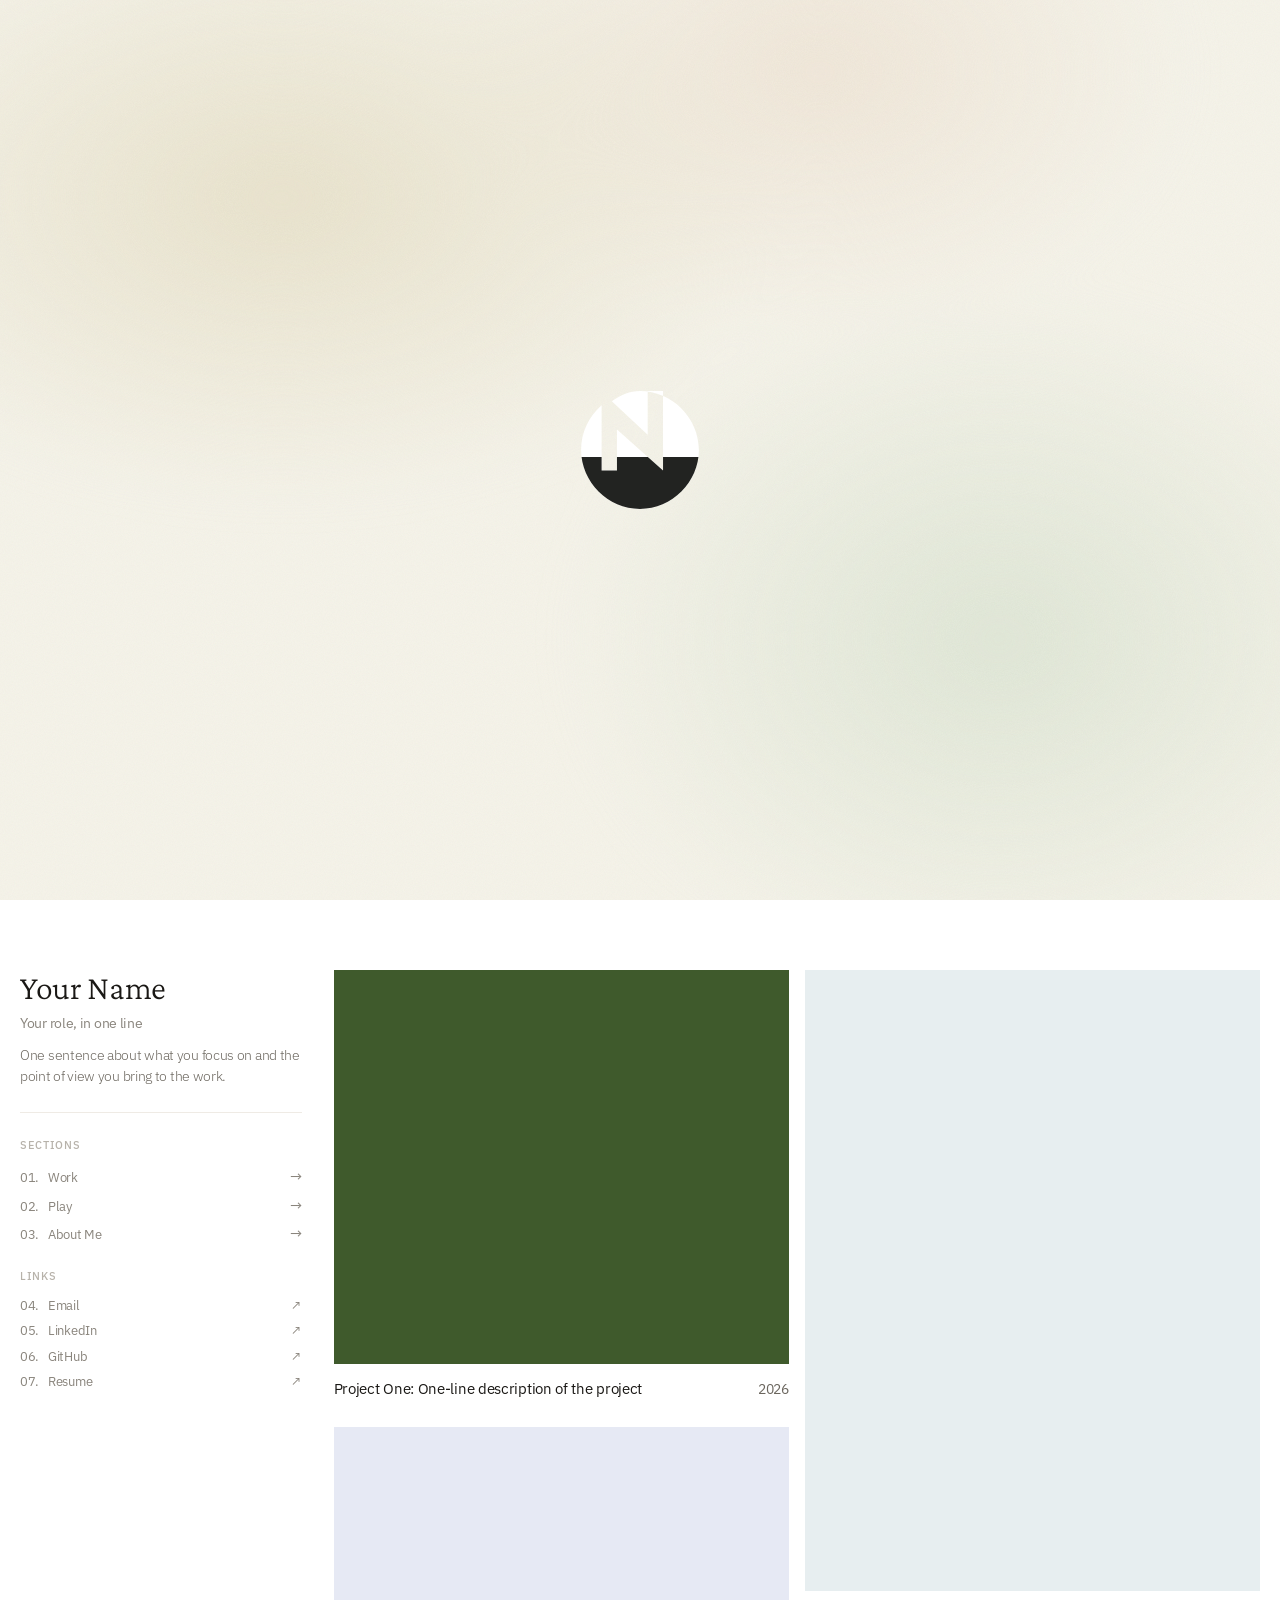
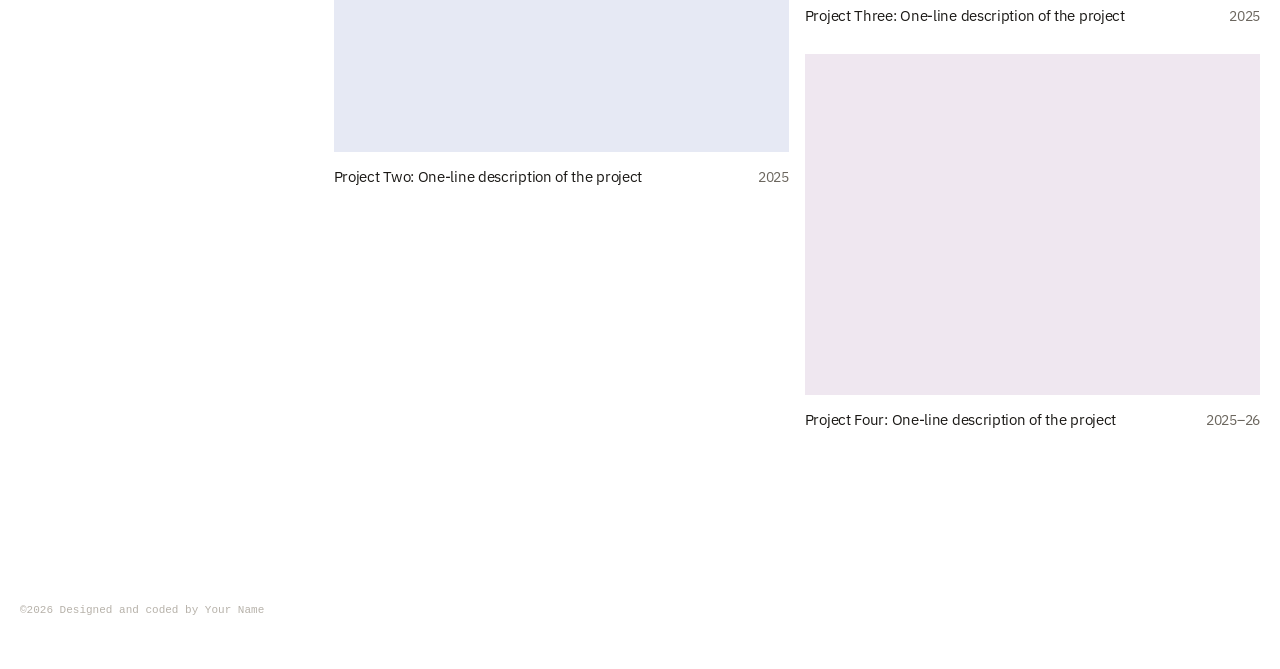
<file: index.html>
<!doctype html>
<html lang="en">
<head>
  <meta charset="utf-8" />
  <meta name="viewport" content="width=device-width, initial-scale=1" />
  <title>Your Name — Portfolio</title>
  <meta name="description" content="Portfolio of Your Name: selected work, play and contact." />
  <link rel="icon" href="assets/mark.svg" type="image/svg+xml" />

  <link rel="preconnect" href="https://fonts.googleapis.com" />
  <link rel="preconnect" href="https://fonts.gstatic.com" crossorigin />
  <link
    href="https://fonts.googleapis.com/css2?family=Crimson+Pro:ital,wght@0,300;0,400;1,300&family=IBM+Plex+Sans:wght@300;400;500&display=swap"
    rel="stylesheet"
  />
  <link rel="stylesheet" href="assets/style.css" />
  <script>
    // Skip the intro for visitors who saw it in the last 24h (add ?intro to see it again).
    try {
      var seen = Number(localStorage.getItem("introSeenAt"));
      if (!/[?&]intro\b/.test(location.search) && seen && Date.now() - seen < 864e5) {
        document.documentElement.classList.add("no-intro");
      }
    } catch (e) {}
  </script>
</head>
<body class="in-intro">
  <!-- Intro: one full screen; the monogram fills with ink, then the page scrolls to the work. -->
  <section class="intro" id="intro" aria-label="Intro">
    <div class="intro__stage">
      <div class="intro__wash" aria-hidden="true"></div>
      <a class="intro__mark" href="#work" aria-label="Your Name, see the work">
        <span class="intro__mark-base"></span>
        <span class="intro__mark-ink"></span>
      </a>
    </div>
  </section>

  <!-- Fixed top bar: monogram (left), local time (right) -->
  <header class="topbar">
    <div class="topbar__inner">
      <a class="logo" href="#" aria-label="Back to top"><img src="assets/mark.svg" alt="" /></a>
      <p class="clock" id="clock" aria-label="Local time"></p>
    </div>
  </header>

  <div class="page">
    <aside class="sidebar">
      <div class="brand">
        <h1>Your Name</h1>
        <p class="role">Your role, in one line</p>
        <p class="pov">One sentence about what you focus on and the point of view you bring to the work.</p>
      </div>

      <hr class="rule" />

      <nav aria-label="Sections">
        <div class="nav-group">
          <p class="nav-label">Sections</p>
          <ul class="nav-list">
            <li><a href="#work"><span class="num">01.</span><span>Work</span><span class="arr" aria-hidden="true">&rarr;</span></a></li>
            <li><a href="play.html"><span class="num">02.</span><span>Play</span><span class="arr" aria-hidden="true">&rarr;</span></a></li>
            <li><a href="about.html"><span class="num">03.</span><span>About Me</span><span class="arr" aria-hidden="true">&rarr;</span></a></li>
          </ul>
        </div>
        <div class="nav-group">
          <p class="nav-label">Links</p>
          <ul class="nav-list">
            <li><a href="mailto:you@example.com" class="js-copy-email" data-email="you@example.com"><span class="num">04.</span><span class="label">Email</span><span class="arr ext" aria-hidden="true">&nearr;</span></a></li>
            <li><a href="https://www.linkedin.com/" target="_blank" rel="noopener"><span class="num">05.</span><span>LinkedIn</span><span class="arr ext" aria-hidden="true">&nearr;</span></a></li>
            <li><a href="https://github.com/merfos" target="_blank" rel="noopener"><span class="num">06.</span><span>GitHub</span><span class="arr ext" aria-hidden="true">&nearr;</span></a></li>
            <li><a href="#" target="_blank" rel="noopener"><span class="num">07.</span><span>Resume</span><span class="arr ext" aria-hidden="true">&nearr;</span></a></li>
          </ul>
        </div>
      </nav>
    </aside>

    <main class="content">
      <section class="work" id="work" aria-label="Work">
        <div class="col" data-col="left"></div>
        <div class="col" data-col="right"></div>
      </section>
    </main>

    <footer class="page-footer">&copy;<span id="year"></span> Designed and coded by Your Name</footer>
  </div>

  <script>
    /* Project cards: edit this list to change the Work grid.
       media: { type: "image", src: "images/x.jpg" } or { type: "video", src: "x.mp4", poster: "x.jpg" };
       leave it null to show a solid tile in the `ph` colour.
       `ratio` is the thumbnail's width / height. `col` is "left" or "right". */
    const PROJECTS = [
      { title: "Project One",   desc: "One-line description of the project", date: "2026",    tags: ["Highlight"],             href: "#", col: "left",  ratio: "2317 / 2006", ph: "#3f5a2c", media: null },
      { title: "Project Two",   desc: "One-line description of the project", date: "2025",    tags: ["Category", "Category"],  href: "#", col: "left",  ratio: "813 / 580",   ph: "#e6e9f4", media: null },
      { title: "Project Three", desc: "One-line description of the project", date: "2025",    tags: ["Category"],              href: "#", col: "right", ratio: "889 / 1213",  ph: "#e7eef0", media: null },
      { title: "Project Four",  desc: "One-line description of the project", date: "2025–26", tags: ["Category", "Category"],  href: "#", col: "right", ratio: "813 / 610",   ph: "#efe7f0", media: null },
    ];
  </script>
  <script src="assets/main.js"></script>
</body>
</html>
</file>
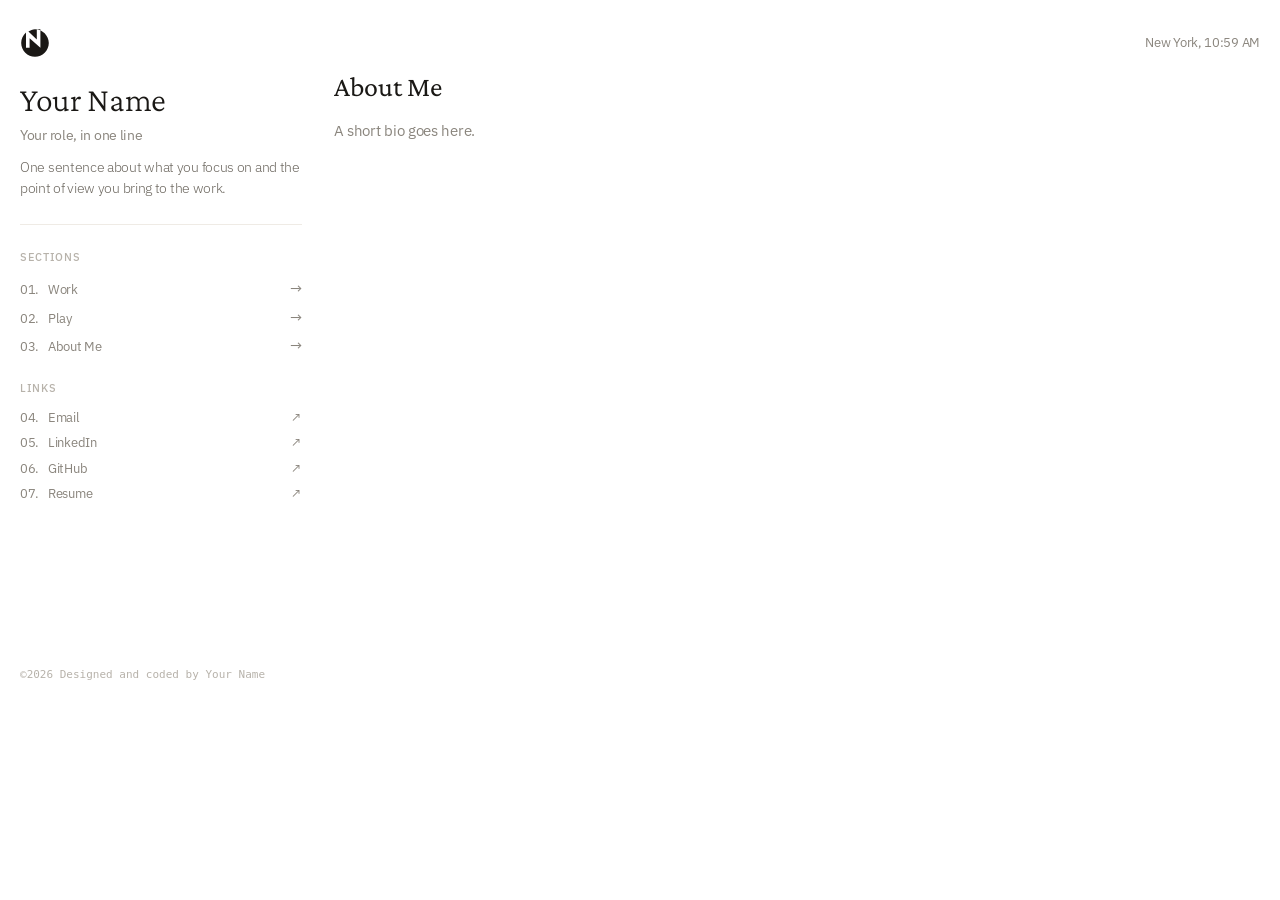
<file: about.html>
<!doctype html>
<html lang="en">
<head>
  <meta charset="utf-8" />
  <meta name="viewport" content="width=device-width, initial-scale=1" />
  <title>About Me — Your Name</title>
  <meta name="description" content="Portfolio of Your Name: selected work, play and contact." />
  <link rel="icon" href="assets/mark.svg" type="image/svg+xml" />

  <link rel="preconnect" href="https://fonts.googleapis.com" />
  <link rel="preconnect" href="https://fonts.gstatic.com" crossorigin />
  <link
    href="https://fonts.googleapis.com/css2?family=Crimson+Pro:ital,wght@0,300;0,400;1,300&family=IBM+Plex+Sans:wght@300;400;500&display=swap"
    rel="stylesheet"
  />
  <link rel="stylesheet" href="assets/style.css" />
</head>
<body>

  <!-- Fixed top bar: monogram (left), local time (right) -->
  <header class="topbar">
    <div class="topbar__inner">
      <a class="logo" href="index.html" aria-label="Home"><img src="assets/mark.svg" alt="" /></a>
      <p class="clock" id="clock" aria-label="Local time"></p>
    </div>
  </header>

  <div class="page">
    <aside class="sidebar">
      <div class="brand">
        <h1>Your Name</h1>
        <p class="role">Your role, in one line</p>
        <p class="pov">One sentence about what you focus on and the point of view you bring to the work.</p>
      </div>

      <hr class="rule" />

      <nav aria-label="Sections">
        <div class="nav-group">
          <p class="nav-label">Sections</p>
          <ul class="nav-list">
            <li><a href="index.html#work"><span class="num">01.</span><span>Work</span><span class="arr" aria-hidden="true">&rarr;</span></a></li>
            <li><a href="play.html"><span class="num">02.</span><span>Play</span><span class="arr" aria-hidden="true">&rarr;</span></a></li>
            <li><a href="about.html"><span class="num">03.</span><span>About Me</span><span class="arr" aria-hidden="true">&rarr;</span></a></li>
          </ul>
        </div>
        <div class="nav-group">
          <p class="nav-label">Links</p>
          <ul class="nav-list">
            <li><a href="mailto:you@example.com" class="js-copy-email" data-email="you@example.com"><span class="num">04.</span><span class="label">Email</span><span class="arr ext" aria-hidden="true">&nearr;</span></a></li>
            <li><a href="https://www.linkedin.com/" target="_blank" rel="noopener"><span class="num">05.</span><span>LinkedIn</span><span class="arr ext" aria-hidden="true">&nearr;</span></a></li>
            <li><a href="https://github.com/merfos" target="_blank" rel="noopener"><span class="num">06.</span><span>GitHub</span><span class="arr ext" aria-hidden="true">&nearr;</span></a></li>
            <li><a href="#" target="_blank" rel="noopener"><span class="num">07.</span><span>Resume</span><span class="arr ext" aria-hidden="true">&nearr;</span></a></li>
          </ul>
        </div>
      </nav>
    </aside>

    <main class="content">
      <section class="section">
        <h2>About Me</h2>
        <p class="note">A short bio goes here.</p>
      </section>
    </main>

    <footer class="page-footer">&copy;<span id="year"></span> Designed and coded by Your Name</footer>
  </div>
  <script>const PROJECTS = [];</script>
  <script src="assets/main.js"></script>
</body>
</html>
</file>
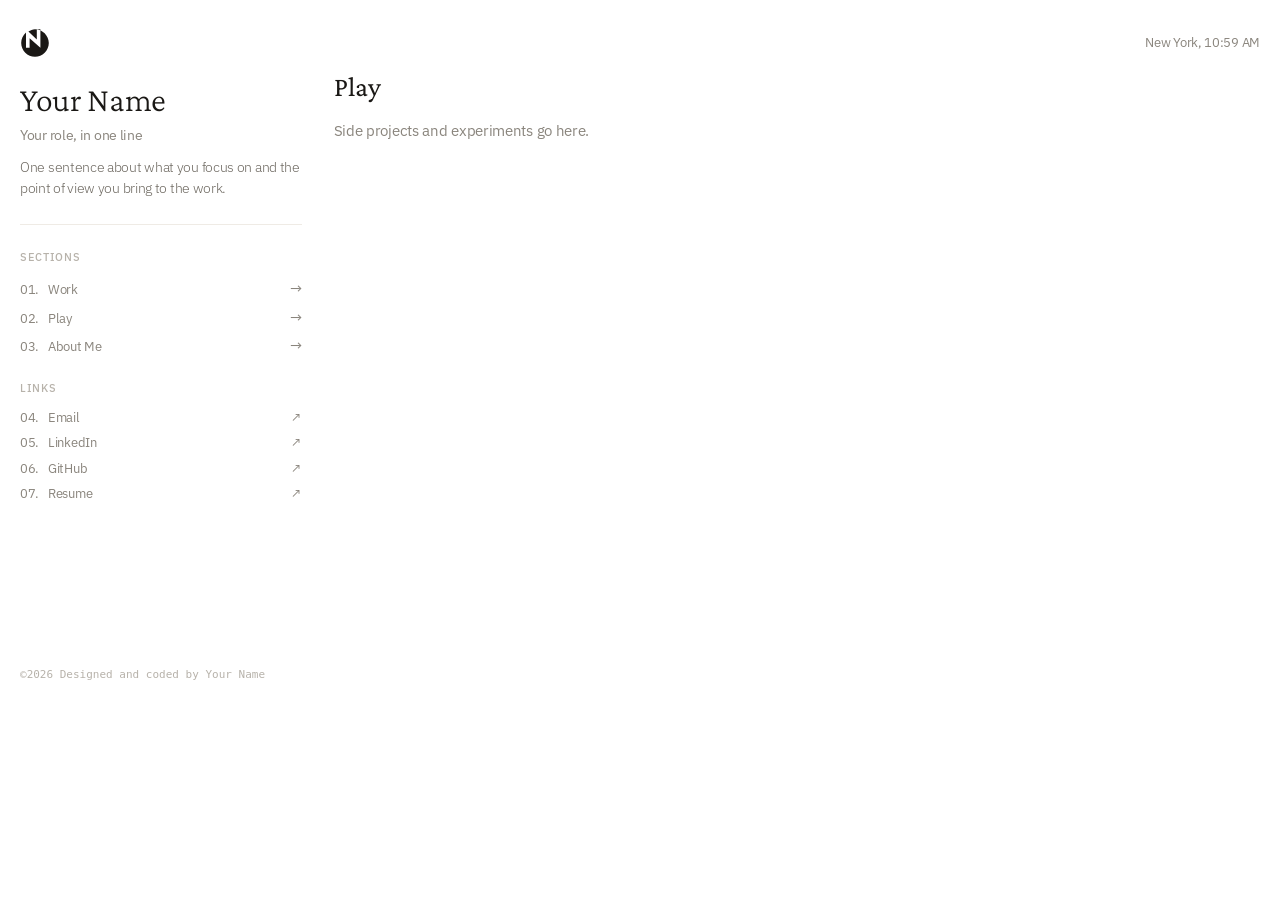
<file: play.html>
<!doctype html>
<html lang="en">
<head>
  <meta charset="utf-8" />
  <meta name="viewport" content="width=device-width, initial-scale=1" />
  <title>Play — Your Name</title>
  <meta name="description" content="Portfolio of Your Name: selected work, play and contact." />
  <link rel="icon" href="assets/mark.svg" type="image/svg+xml" />

  <link rel="preconnect" href="https://fonts.googleapis.com" />
  <link rel="preconnect" href="https://fonts.gstatic.com" crossorigin />
  <link
    href="https://fonts.googleapis.com/css2?family=Crimson+Pro:ital,wght@0,300;0,400;1,300&family=IBM+Plex+Sans:wght@300;400;500&display=swap"
    rel="stylesheet"
  />
  <link rel="stylesheet" href="assets/style.css" />
</head>
<body>

  <!-- Fixed top bar: monogram (left), local time (right) -->
  <header class="topbar">
    <div class="topbar__inner">
      <a class="logo" href="index.html" aria-label="Home"><img src="assets/mark.svg" alt="" /></a>
      <p class="clock" id="clock" aria-label="Local time"></p>
    </div>
  </header>

  <div class="page">
    <aside class="sidebar">
      <div class="brand">
        <h1>Your Name</h1>
        <p class="role">Your role, in one line</p>
        <p class="pov">One sentence about what you focus on and the point of view you bring to the work.</p>
      </div>

      <hr class="rule" />

      <nav aria-label="Sections">
        <div class="nav-group">
          <p class="nav-label">Sections</p>
          <ul class="nav-list">
            <li><a href="index.html#work"><span class="num">01.</span><span>Work</span><span class="arr" aria-hidden="true">&rarr;</span></a></li>
            <li><a href="play.html"><span class="num">02.</span><span>Play</span><span class="arr" aria-hidden="true">&rarr;</span></a></li>
            <li><a href="about.html"><span class="num">03.</span><span>About Me</span><span class="arr" aria-hidden="true">&rarr;</span></a></li>
          </ul>
        </div>
        <div class="nav-group">
          <p class="nav-label">Links</p>
          <ul class="nav-list">
            <li><a href="mailto:you@example.com" class="js-copy-email" data-email="you@example.com"><span class="num">04.</span><span class="label">Email</span><span class="arr ext" aria-hidden="true">&nearr;</span></a></li>
            <li><a href="https://www.linkedin.com/" target="_blank" rel="noopener"><span class="num">05.</span><span>LinkedIn</span><span class="arr ext" aria-hidden="true">&nearr;</span></a></li>
            <li><a href="https://github.com/merfos" target="_blank" rel="noopener"><span class="num">06.</span><span>GitHub</span><span class="arr ext" aria-hidden="true">&nearr;</span></a></li>
            <li><a href="#" target="_blank" rel="noopener"><span class="num">07.</span><span>Resume</span><span class="arr ext" aria-hidden="true">&nearr;</span></a></li>
          </ul>
        </div>
      </nav>
    </aside>

    <main class="content">
      <section class="section">
        <h2>Play</h2>
        <p class="note">Side projects and experiments go here.</p>
      </section>
    </main>

    <footer class="page-footer">&copy;<span id="year"></span> Designed and coded by Your Name</footer>
  </div>
  <script>const PROJECTS = [];</script>
  <script src="assets/main.js"></script>
</body>
</html>
</file>
<file: assets/style.css>
/* ---------- Tokens ---------- */
:root {
  --bg: #ffffff;
  --ink: #1a1815;
  --muted: #8a857d;
  --faint: #b7b2aa;
  --line: #efebe5;
  --soft: #6b665e;
  --accent: #4a7c59;
  --cream: #f5f3e9;

  --serif: "Crimson Pro", Georgia, serif;
  --sans: "IBM Plex Sans", system-ui, -apple-system, sans-serif;
  --mono: ui-monospace, "SF Mono", Menlo, Consolas, monospace;

  --radius: 4px;
  --bar-h: 70px;
  --side-w: clamp(240px, 22vw, 312px);
  --gap: 32px;
  --edge: 20px;
  --max: 1712px;
}

* { box-sizing: border-box; }
html { scroll-behavior: smooth; -webkit-text-size-adjust: 100%; }
body {
  margin: 0;
  background: var(--bg);
  color: var(--ink);
  font: 15px/1.55 var(--sans);
  letter-spacing: -0.02em;
  -webkit-font-smoothing: antialiased;
}
a { color: inherit; text-decoration: none; }
img { max-width: 100%; }

/* ---------- Intro screen ---------- */
.intro { position: relative; height: 100dvh; background: var(--cream); }
.intro__stage { position: sticky; top: 0; height: 100dvh; overflow: hidden; }
.intro__wash {
  position: absolute; inset: -20%;
  background:
    radial-gradient(40% 35% at 30% 30%, #e8e2cc 0%, transparent 70%),
    radial-gradient(35% 40% at 70% 65%, #dfe6d6 0%, transparent 70%),
    radial-gradient(30% 30% at 60% 20%, #efe6d8 0%, transparent 70%);
  filter: blur(20px);
  animation: drift 18s ease-in-out infinite alternate;
}
.intro__stage::after {           /* fine grain */
  content: ""; position: absolute; inset: 0; pointer-events: none;
  opacity: .45; mix-blend-mode: multiply;
  background: url("data:image/svg+xml,%3Csvg xmlns='http://www.w3.org/2000/svg' width='140' height='140'%3E%3Cfilter id='g'%3E%3CfeTurbulence type='fractalNoise' baseFrequency='.9' numOctaves='3'/%3E%3C/filter%3E%3Crect width='140' height='140' filter='url(%23g)' opacity='.12'/%3E%3C/svg%3E");
}
@keyframes drift {
  from { transform: translate3d(-3%, -2%, 0) rotate(0deg); }
  to   { transform: translate3d(3%, 2%, 0) rotate(6deg); }
}

.intro__mark {
  --size: clamp(7rem, 10vw, 10rem);
  position: absolute; z-index: 2; top: 50%; left: 50%;
  width: var(--size); aspect-ratio: 1;
  transform: translate(-50%, -50%);
  transition: transform .3s cubic-bezier(.2, .7, .2, 1);
}
.intro__mark:hover { transform: translate(-50%, -50%) scale(1.04); }
.intro__mark:focus-visible { outline: 2px solid var(--ink); outline-offset: 12px; border-radius: 8px; }
.intro__mark span {
  position: absolute; inset: 0;
  -webkit-mask: url("mark.svg") center / contain no-repeat;
          mask: url("mark.svg") center / contain no-repeat;
}
.intro__mark-base { background: #fff; }
.intro__mark-ink {
  background: linear-gradient(to top, #222321 var(--fill, 0%), transparent var(--fill, 0%));
}
@media (max-width: 700px) { .intro__mark { --size: clamp(6.5rem, 28vw, 8rem); } }

.no-intro .intro { display: none; }
body.in-intro .topbar { opacity: 0; pointer-events: none; }
.no-intro body.in-intro .topbar { opacity: 1; pointer-events: auto; }

/* ---------- Top bar ---------- */
.topbar {
  position: fixed; inset: 0 0 auto; z-index: 40;
  height: var(--bar-h);
  background: var(--bg);
  transition: opacity .4s ease;
}
.topbar__inner {
  display: flex; align-items: flex-start;
  max-width: var(--max); margin: 0 auto;
  padding: 28px var(--edge) 0;
}
.logo { display: inline-flex; width: 30px; height: 30px; }
.logo img { width: 100%; height: 100%; }
.clock {
  margin: 0 0 0 auto;
  font-size: 13px; line-height: 30px;
  color: var(--muted);
  font-variant-numeric: tabular-nums;
}

/* ---------- Page shell ---------- */
.page {
  display: grid;
  grid-template-columns: var(--side-w) minmax(0, 1fr);
  gap: var(--gap);
  max-width: var(--max);
  margin: 0 auto;
  padding: var(--bar-h) var(--edge) 0;
}

/* ---------- Sidebar ---------- */
.sidebar {
  position: sticky; top: calc(var(--bar-h) + 12px); align-self: start;
  display: flex; flex-direction: column; gap: 24px;
}
.brand h1 {
  margin: 0 0 8px;
  font: 300 34px/1.05 var(--serif);
  letter-spacing: -0.01em;
}
.brand .role { margin: 0 0 12px; font-size: 14px; line-height: 1.35; color: var(--muted); }
.brand .pov { margin: 0; font-size: 13.5px; font-weight: 300; color: var(--soft); }
.rule { width: 100%; margin: 2px 0 0; border: 0; border-top: 1px solid var(--line); }

.nav-group + .nav-group { margin-top: 22px; }
.nav-label {
  margin: 0 0 10px;
  font-size: 11px; font-weight: 500; letter-spacing: .06em; text-transform: uppercase;
  color: var(--faint);
}
.nav-list { margin: 0; padding: 0; list-style: none; }
.nav-list li { margin: 3px 0; }
.nav-list a {
  display: grid; grid-template-columns: 26px 1fr auto; align-items: baseline; gap: 2px;
  padding: 1px 0;
  font-size: 13px; color: var(--muted);
  transition: color .15s ease;
}
.nav-list .num { font-variant-numeric: tabular-nums; }
.nav-list .arr { width: 16px; text-align: right; font-size: 15px; transition: transform .15s ease; }
.nav-list .arr.ext { font-size: 13px; }
.nav-list a:hover { color: var(--ink); }
.nav-list a:hover .arr { transform: translateX(2px); }
.nav-list a:focus-visible { outline: 2px solid var(--accent); outline-offset: 3px; border-radius: var(--radius); }

/* ---------- Work grid (two-column masonry) ---------- */
.content { min-width: 0; }
.work, .section { scroll-margin-top: calc(var(--bar-h) + 12px); }
.work { display: grid; grid-template-columns: 1fr 1fr; gap: 16px; align-items: start; }
.col { display: flex; flex-direction: column; gap: 26px; }

.card { display: block; border-radius: var(--radius); }
.card:focus-visible { outline: 2px solid var(--accent); outline-offset: 6px; }
.thumb {
  position: relative; overflow: hidden;
  aspect-ratio: var(--ratio, 13 / 10);
  background: var(--ph, #eee);
}
.thumb img, .thumb video {
  position: absolute; inset: 0; width: 100%; height: 100%;
  object-fit: cover; display: block;
  transition: transform .5s ease;
}
.card:hover .thumb img, .card:hover .thumb video { transform: scale(1.015); }

/* tags appear in the thumbnail's top-right corner on hover / focus */
.pills {
  position: absolute; top: 14px; right: 14px; left: 14px; z-index: 1;
  display: flex; flex-wrap: wrap; justify-content: flex-end; gap: 6px;
  pointer-events: none;
  opacity: 0; transform: translateY(-6px);
  transition: opacity .22s ease, transform .22s ease;
}
.pills span {
  padding: 7px 12px; border-radius: 999px;
  font-size: 13px; line-height: 1; white-space: nowrap; color: var(--ink);
  background: rgba(255, 255, 255, .92);
  box-shadow: 0 0 0 1px rgba(0, 0, 0, .08), 0 2px 8px rgba(0, 0, 0, .1);
  backdrop-filter: blur(6px);
}
.card:hover .pills, .card:focus-visible .pills { opacity: 1; transform: none; }
@media (hover: none) { .pills { opacity: 1; transform: none; } }

.meta { display: flex; align-items: baseline; justify-content: space-between; gap: 16px; margin-top: 14px; }
.meta .title { font-size: 15px; line-height: 1.4; }
.meta .year { flex: none; font-size: 14px; color: var(--soft); white-space: nowrap; font-variant-numeric: tabular-nums; }

/* ---------- Secondary sections ---------- */
.section { margin-top: 0; }
.section h2 { margin: 0 0 14px; font: 400 28px/1.2 var(--serif); letter-spacing: normal; }
.note { max-width: 46em; color: var(--muted); }

/* ---------- Footer ---------- */
.page-footer {
  grid-column: 1 / -1;
  min-height: 75px; margin-top: 130px; padding: 10px 0;
  font: 11px var(--mono); letter-spacing: normal; color: var(--faint);
}

/* ---------- Email copied toast ---------- */
.toast {
  position: fixed; left: 50%; bottom: 28px; z-index: 50;
  padding: 8px 14px; border-radius: 999px;
  font-size: 13px; color: #fff; background: var(--ink);
  transform: translate(-50%, 12px); opacity: 0;
  transition: opacity .2s ease, transform .2s ease;
  pointer-events: none;
}
.toast.show { opacity: 1; transform: translate(-50%, 0); }

/* ---------- Responsive ---------- */
@media (max-width: 900px) {
  :root { --bar-h: 62px; }
  .topbar__inner { padding: 22px 22px 0; }
  .page { grid-template-columns: 1fr; gap: 40px; padding: var(--bar-h) 22px 0; }
  .sidebar { position: static; }
}
@media (max-width: 600px) {
  .work { grid-template-columns: 1fr; }
  .col { gap: 30px; }
}

@media (prefers-reduced-motion: reduce) {
  html { scroll-behavior: auto; }
  :root { --fill: 100%; }
  .intro__wash { animation: none; }
  .pills, .thumb img, .thumb video { transition: none; }
}
</file>
